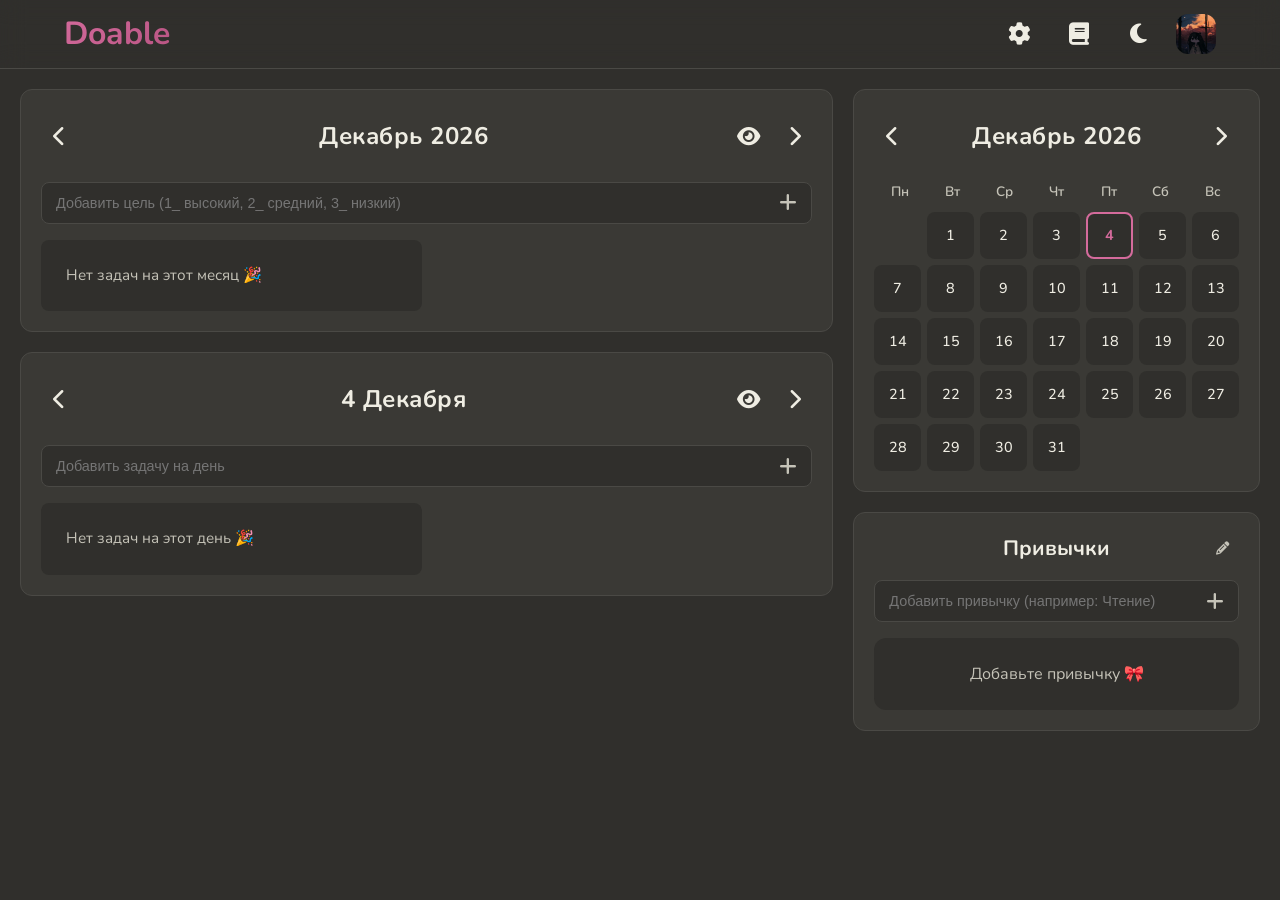
<file: index.html>
<!DOCTYPE html>
<html lang="ru">
<head>
  <meta charset="UTF-8">
  <meta name="viewport" content="width=device-width, initial-scale=1.0, viewport-fit=cover">
  <title>Doable</title>
  <link rel="stylesheet" href="css/style.css">
  <link rel="icon" href="assets/images/favico.jpg">
  <link rel="stylesheet" href="https://cdnjs.cloudflare.com/ajax/libs/font-awesome/6.5.0/css/all.min.css">
  <link rel="preconnect" href="https://fonts.googleapis.com">
  <link rel="preconnect" href="https://fonts.gstatic.com" crossorigin>
  <link href="https://fonts.googleapis.com/css2?family=Nunito:ital,wght@0,200..1000;1,200..1000&display=swap" rel="stylesheet">
</head>
<body>

<!-- ==================== НАВИГАЦИОННАЯ ПАНЕЛЬ ==================== -->
<header class="nav" aria-label="Главная навигация">
  <div class="nav__container">
    <input type="checkbox" id="menu-toggle" class="nav__checkbox" aria-label="Открыть меню">

    <div class="nav__top">
      <h1 class="nav__title">Doable</h1>
      <label for="menu-toggle" class="nav__burger" id="burger-btn" aria-label="Открыть меню">
        <span class="nav__burger--line"></span>
        <span class="nav__burger--line"></span>
        <span class="nav__burger--line"></span>
      </label>
    </div>

    <nav class="nav__items" id="nav-menu">
      <div class="nav__item">
        <a href="settings/index.html" class="nav__button btn" id="settings-btn" aria-label="Открыть Настройки">
          <i class="fa-solid fa-gear btn--icon"></i>
          <span class="nav__text">Настройки</span>
        </a>
      </div>

      <div class="nav__item">
        <a href="diary/index.html" class="nav__button btn" id="diary-btn" aria-label="Открыть Дневник">
          <i class="fa-solid fa-book btn--icon"></i>
          <span class="nav__text">Дневник</span>
        </a>
      </div>

      <div class="nav__item">
        <button class="nav__button btn" id="theme-btn" data-tooltip="Сменить тему" aria-label="Сменить тему">
          <i class="fa-solid fa-moon btn--icon" id="theme-icon"></i>
          <span class="nav__text">Тема</span>
        </button>
      </div>

      <div class="nav__item nav__item--img" aria-label="Логотип Сайта">
        <img src="assets/images/favico.jpg" alt="Doable Лого">
      </div>
    </nav>
  </div>
</header>

<!-- ==================== ОСНОВНОЕ ПРИЛОЖЕНИЕ ==================== -->
<main class="container">
  
  <section class="column column--left">

    <section class="month" id="month" aria-label="Цели на месяц">
      <div class="month__controls">
        <button class="month__btn btn btn--icon" id="month-prev" aria-label="Предыдущий месяц">
          <i class="fa-solid fa-chevron-left"></i>
        </button>
        <h2 class="month__title" id="month-title" aria-label="Текущий месяц"></h2>
        <button class="month__btn month__btn--more btn btn--icon" id="month-toggle-done" aria-label="Показать/скрыть выполненные">
          <i class="fa-solid fa-eye"></i>
        </button>
        <button class="month__btn btn btn--icon" id="month-next" aria-label="Следующий месяц">
          <i class="fa-solid fa-chevron-right"></i>
        </button>
      </div>

      <div class="month__input-wrapper input-wrapper">
        <input 
          type="text" 
          class="input month__input" 
          id="month-input"
          placeholder="Добавить цель (1_ высокий, 2_ средний, 3_ низкий)"
          autocomplete="off"
          aria-label="Добавить цель (1_ высокий, 2_ средний, 3_ низкий)"
        >
        <button class="month__btn btn btn--icon month__add-btn add-btn" id="month-addTask" aria-label="Добавить цель">
          <i class="fa-solid fa-plus"></i>
        </button>
      </div>

      <ul class="month__list" id="month-list"></ul>
    </section>

    <section class="day" id="day" aria-label="Задачи на день">
      <div class="day__controls">
        <button class="day__btn btn btn--icon" id="day-prev" aria-label="Предыдущий день">
          <i class="fa-solid fa-chevron-left"></i>
        </button>
        <h2 class="day__title" id="day-title" aria-label="Текущий день"></h2>
        <button class="day__btn day__btn--more btn btn--icon" id="day-toggle-done" aria-label="Показать выполненные задачи">
          <i class="fa-solid fa-eye"></i>
        </button>
        <button class="day__btn btn btn--icon" id="day-next" aria-label="Следующий день">
          <i class="fa-solid fa-chevron-right"></i>
        </button>
      </div>

      <div class="day__input-wrapper input-wrapper">
        <input 
          type="text" 
          class="input day__input" 
          id="day-input"
          placeholder="Добавить задачу на день"
          autocomplete="off"
          aria-label="Добавить задачу на день"
        >
        <button class="day__btn btn btn--icon day__add-btn add-btn" id="day-addTask" aria-label="Добавить задачу">
          <i class="fa-solid fa-plus"></i>
        </button>
      </div>

      <ul class="day__list" id="day-list"></ul>
    </section>
  </section>

  <section class="column column--right">

    <section class="calendar" id="calendar" aria-label="Календарь событий">
      <div class="calendar__controls">
        <button class="calendar__btn btn btn--icon" id="calendar-prev" aria-label="Предыдущий месяц">
          <i class="fa-solid fa-chevron-left"></i>
        </button>
        <h2 class="calendar__title" id="calendar-title" aria-label="Текущий месяц"></h2>
        <button class="calendar__btn btn btn--icon" id="calendar-next" aria-label="Следующий месяц">
          <i class="fa-solid fa-chevron-right"></i>
        </button>
      </div>

      <div class="calendar__header">
        <span>Пн</span><span>Вт</span><span>Ср</span><span>Чт</span><span>Пт</span><span>Сб</span><span>Вс</span>
      </div>

      <div class="calendar__grid" id="calendar-grid"></div>
    </section>

    <section class="habit" id="habit" aria-label="Трекер привычек">
      <div class="habit__header">
        <h2 class="habit__title">Привычки</h2>
        <button class="habit__edit-btn btn btn--icon" id="habit-edit-btn" aria-label="Режим редактирования">
          <i class="fa-solid fa-pencil"></i>
        </button>
      </div>

      <div class="habit__input-wrapper input-wrapper">
        <input 
          type="text" 
          class="input habit__input" 
          id="habit-input"
          placeholder="Добавить привычку (например: Чтение)"
          autocomplete="off"
          aria-label="Добавить привычку"
        >
        <button class="habit__btn btn btn--icon habit__add-btn add-btn" id="habit-addTask" aria-label="Добавить привычку">
          <i class="fa-solid fa-plus"></i>
        </button>
      </div>

      <div class="habit__grid" id="habit-grid"></div>
    </section>

  </section>
</main>

<script type="module" src="JS/main.js"></script>
</body>
</file>
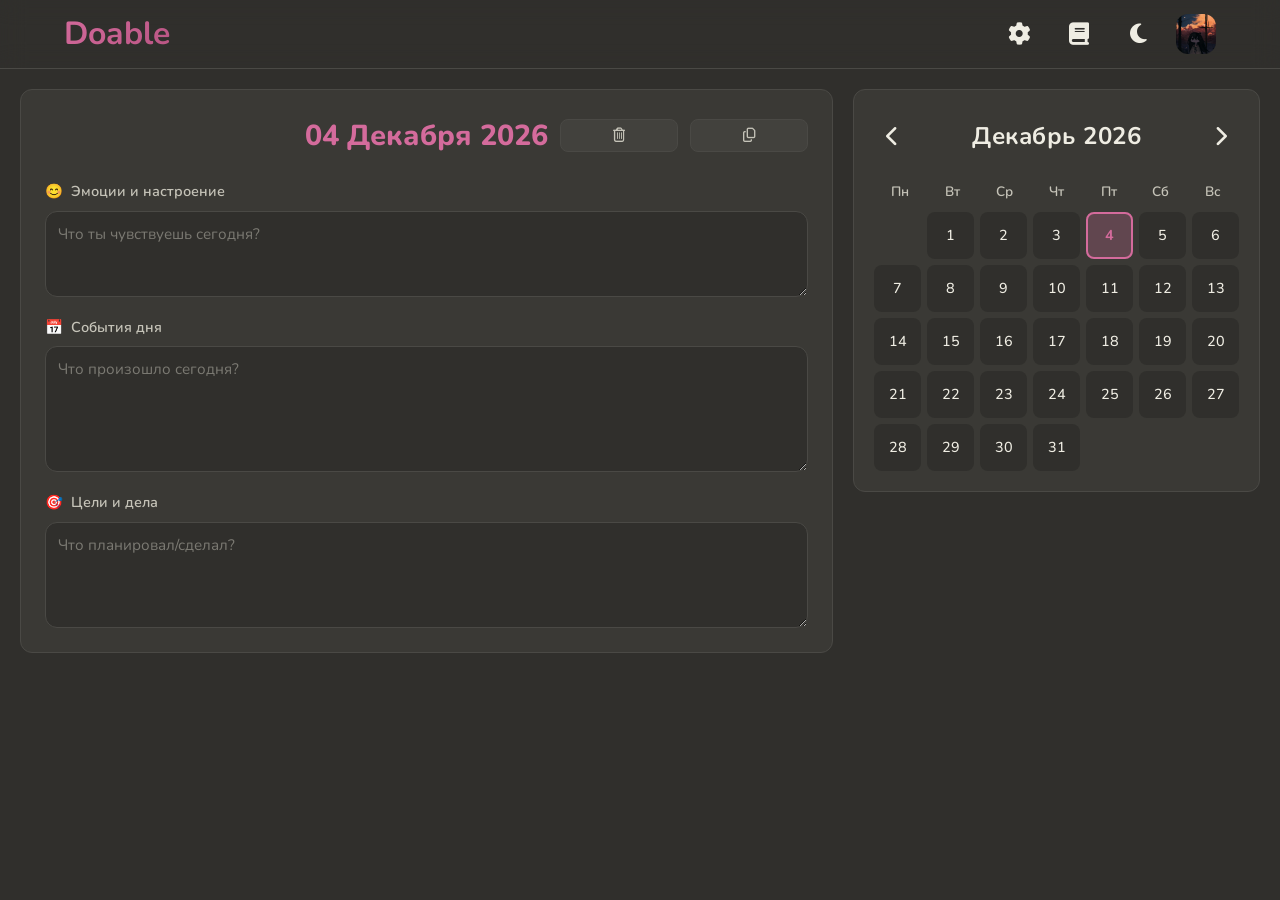
<file: diary/index.html>
<!DOCTYPE html>
<html lang="ru">
<head>
  <meta charset="UTF-8">
  <meta name="viewport" content="width=device-width, initial-scale=1.0, viewport-fit=cover">
  <title>Doable - Diary</title>

  <link rel="stylesheet" href="../css/style.css">

  <link rel="icon" href="../assets/images/favico.jpg">

  <link rel="stylesheet" href="https://cdnjs.cloudflare.com/ajax/libs/font-awesome/6.5.0/css/all.min.css">

  <link rel="preconnect" href="https://fonts.googleapis.com">
  <link rel="preconnect" href="https://fonts.gstatic.com" crossorigin>
  <link href="https://fonts.googleapis.com/css2?family=Nunito:ital,wght@0,200..1000;1,200..1000&display=swap" rel="stylesheet">
</head>
<body>
<header class="nav" aria-label="Главная навигация">
  <div class="nav__container">

    <input type="checkbox" id="menu-toggle" class="nav__checkbox" aria-label="Открыть меню">

    <div class="nav__top">
      <a href="../index.html" class="nav__title nav__title--link">
        <h1 class="nav__title">Doable</h1>
      </a>
      <label for="menu-toggle" class="nav__burger" id="burger-btn" aria-label="Открыть меню">
        <span class="nav__burger--line"></span>
        <span class="nav__burger--line"></span>
        <span class="nav__burger--line"></span>
      </label>
    </div>

    <nav class="nav__items" id="nav-menu">
      <div class="nav__item">
        <a href="settings.html" class="nav__button btn" id="settings-btn" aria-label="Открыть Настройки">
          <i class="fa-solid fa-gear btn--icon"></i>
          <span class="nav__text">Настройки</span>
        </a>
      </div>

      <div class="nav__item">
        <a href="diary.html" class="nav__button btn" id="settings-btn" aria-label="Открыть Дневник">
          <i class="fa-solid fa-book btn--icon"></i>
          <span class="nav__text">Дневник</span>
        </a>
      </div>

      <div class="nav__item">
        <button class="nav__button btn" id="theme-btn" data-tooltip="Сменить тему" aria-label="Сменить тему">
          <i class="fa-solid fa-moon btn--icon" id="theme-icon"></i>
          <span class="nav__text">Тема</span>
        </button>
      </div>

      <div class="nav__item nav__item--img" aria-label="Логотип Сайта">
        <img src="../assets/images/favico.jpg" alt="Doable Лого">
      </div>
    </nav>
  </div>
</header>

<main class="diary__container">
   <div class="diary">
    <div class="diary__header">
  <h2 class="diary__date" id="diary-date"></h2>
  <button class="btn diary__clear-btn" id="clear_btn" aria-label="Очистить заметку">
    <i class="fa-regular fa-trash-alt"></i>
  </button>
  <button class="btn diary__copy-btn" id="copy_btn" aria-label="Скопировать заметку">
    <i class="fa-regular fa-copy"></i>
  </button>
</div>

    <div class="diary__fields">
      <div class="diary__field">
      <label for="diary-mood" class="diary__label">
        <span>😊</span> Эмоции и настроение
      </label>
      <textarea id="diary-mood" class="diary__textarea" rows="3" placeholder="Что ты чувствуешь сегодня?"></textarea>
      </div>

      <div class="diary__field">
        <label class="diary__label" for="diary-events">
          <span>📅</span> События дня
        </label>
        <textarea class="diary__textarea" id="diary-events" rows="5" 
                  placeholder="Что произошло сегодня?"></textarea>
      </div>

      <div class="diary__field">
        <label class="diary__label" for="diary-goals">
          <span>🎯</span> Цели и дела
        </label>
        <textarea class="diary__textarea" id="diary-goals" rows="4" 
                  placeholder="Что планировал/сделал?"></textarea>
      </div>
    </div>
   </div>

  <div class="diary__calendar">
    <div class="calendar__controls">
      <button class="calendar__btn btn btn--icon" id="calendar-prev">
        <i class="fa-solid fa-chevron-left"></i>
      </button>
      <h2 class="calendar__title" id="calendar-title"></h2>
      <button class="calendar__btn btn btn--icon" id="calendar-next">
        <i class="fa-solid fa-chevron-right"></i>
      </button>
    </div>

    <div class="calendar__header">
      <span>Пн</span><span>Вт</span><span>Ср</span><span>Чт</span><span>Пт</span><span>Сб</span><span>Вс</span>
    </div>

    <div class="calendar__grid" id="calendar-grid"></div>
  </div>
</main>

<script type="module" src="../JS/diary.js"></script>
</body>
</html>
</file>
<file: css/style.css>
:root {
  --bg: #302f2c;
  --bg-secondary: #3a3935;
  --bg-tertiary: #42413d;
  --bg-hover: #4a4945;
  
  --text: #efede3;
  --text-muted: #c5c3b8;
  
  --accent: #d46b9c;
  --accent-dark: #b85482;
  --accent-glow: rgba(212, 107, 156, 0.25);
  
  --border: #4a4945;
  --input-glow: rgba(212, 107, 156, 0.4);
  
  --success: #6b9c5c;
  --warning: #e0a34b;
  
  --priority-1: #e0735f;
  --priority-1-bg: rgba(224, 115, 95, 0.15);
  --priority-2: #d4a34a;
  --priority-2-bg: rgba(212, 163, 74, 0.15);
  --priority-3: #8a8982;
  --priority-3-bg: rgba(138, 137, 130, 0.15);
  
  --radius: 12px;
  --radius-sm: 8px;
  --shadow-sm: 0 2px 4px rgba(0, 0, 0, 0.15);
  --shadow-md: 0 4px 8px rgba(0, 0, 0, 0.2);
  --shadow-lg: 0 8px 16px rgba(0, 0, 0, 0.25);
  --text-on-accent: #efede3;
}

body.light {
  --bg: #efede8;
  --bg-secondary: #ffffff;
  --bg-tertiary: #f8f7f3;
  --bg-hover: #e8e6e0;
  --text: #1c1b18;
  --text-muted: #5a5952;
  --accent: #d46b9c;
  --accent-dark: #b85482;
  --accent-glow: rgba(212, 107, 156, 0.15);
  --border: #d1cfc8;
  --input-glow: rgba(212, 107, 156, 0.35);
  --success: #5c8a4a;
  --warning: #d4922a;
  --priority-1: #e0735f;
  --priority-1-bg: rgba(224, 115, 95, 0.12);
  --priority-2: #d4a34a;
  --priority-2-bg: rgba(212, 163, 74, 0.12);
  --priority-3: #8a8980;
  --priority-3-bg: rgba(138, 137, 128, 0.12);
  --shadow-sm: 0 1px 3px rgba(0, 0, 0, 0.08), 0 1px 2px rgba(0, 0, 0, 0.05);
  --shadow-md: 0 4px 8px rgba(0, 0, 0, 0.08), 0 2px 4px rgba(0, 0, 0, 0.06);
  --shadow-lg: 0 8px 16px rgba(0, 0, 0, 0.1), 0 4px 8px rgba(0, 0, 0, 0.08);
  --text-on-accent: #ffffff;
}


*,
*::after,
*::before {
  margin: 0;
  padding: 0;
  box-sizing: border-box;
}

*:focus-visible {
  outline: 2px solid var(--accent);
  outline-offset: 2px;
}

body {
  font-family: 'Nunito', sans-serif;
  background-color: var(--bg);
  color: var(--text);
  line-height: 1.5;
  min-height: 100vh;
  user-select: none;
  -webkit-user-select: none;
}

input, textarea, [contenteditable="true"] {
  user-select: text;
  -webkit-user-select: text;
}

img {
  max-width: 100%;
  display: block;
}

::selection {
  background-color: var(--accent);
  color: var(--bg-secondary);
}

::-webkit-scrollbar {
  width: 8px;
  height: 8px;
}

::-webkit-scrollbar-track {
  background: var(--bg-secondary);
  border-radius: 10px;
}

::-webkit-scrollbar-thumb {
  background: var(--border);
  border-radius: 10px;
}

::-webkit-scrollbar-thumb:hover {
  background: var(--accent);
}

.nav {
  background-color: rgba(var(--bg-secondary-rgb), 0.85);
  backdrop-filter: blur(12px);
  border-bottom: 1px solid var(--border);
  position: sticky;
  top: 0;
  z-index: 100;
}

.nav__container {
  width: min(1200px, 90%);
  margin: 0 auto;
  padding: 10px 0;
}

.nav__top {
  display: grid;
  grid-template-columns: 1fr auto 1fr;
  align-items: center;
}

.nav__title {
  grid-column: 2;
  font-weight: 700;
  background: linear-gradient(135deg, var(--accent), var(--accent-dark));
  background-clip: text;
  color: transparent;
  transition: all 0.2s ease;
}

.nav__title:hover {
  scale: 1.02;
}

.nav__title--link {
  text-decoration: none;
}

.nav__checkbox {
  display: none;
}

.nav__burger {
  grid-column: 3;
  justify-self: end;
  display: flex;
  flex-direction: column;
  gap: 6px;
  cursor: pointer;
  padding: 8px;
  border-radius: var(--radius-sm);
  transition: background-color 0.2s;
}

.nav__burger:hover {
  background-color: var(--bg-hover);
}

.nav__burger--line {
  width: 25px;
  height: 3px;
  background: var(--text);
  border-radius: var(--radius-sm);
  transition: 0.3s;
}

.nav__checkbox:checked + .nav__top .nav__burger--line:nth-child(1) {
  transform: translateY(9px) rotate(45deg);
}

.nav__checkbox:checked + .nav__top .nav__burger--line:nth-child(2) {
  opacity: 0;
}

.nav__checkbox:checked + .nav__top .nav__burger--line:nth-child(3) {
  transform: translateY(-9px) rotate(-45deg);
}

.nav__items {
  max-height: 0;
  overflow: hidden;
  transition: 0.3s ease;
  display: flex;
  flex-direction: column;
  align-items: center;
}

.nav__checkbox:checked ~ .nav__items {
  max-height: 200px;
}

.nav__item {
  margin: 8px 0;
  width: 100%;
  text-align: center;
  display: flex;
  align-items: center;
  justify-content: center;
}

.nav__button {
  gap: 10px;
  color: var(--text);
  background: none;
  border: none;
  font-size: 1.2rem;
  cursor: pointer;
  border-radius: var(--radius);
  padding: 10px 16px;
  text-decoration: none;
  display: flex;
  align-items: center;
  justify-content: center;
  transition: all 0.2s ease;
}

.nav__button:hover {
  background: var(--bg-hover);
  transform: translateY(-2px);
}

.nav__button:active {
  transform: translateY(0);
}

.nav__button i {
  font-size: 1rem;
}

.nav__item--img {
  display: none;
}

.nav__item--img:hover {
  scale: 1.05;
}

@media (min-width: 700px) {
  .nav__container {
    display: grid;
    grid-template-columns: auto 1fr;
    align-items: center;
  }
  
  .nav__top {
    display: block;
  }
  
  .nav__burger {
    display: none;
  }
  
  .nav__items {
    max-height: none;
    flex-direction: row;
    justify-content: flex-end;
    gap: 15px;
    padding: 0;
  }
  
  .nav__item {
    width: auto;
    margin: 0;
  }
  
  .nav__button {
    font-size: 0.9rem;
    padding: 10px;
    width: 45px;
    height: 45px;
  }
  
  .nav__item--img {
    display: block;
    width: 40px;
    border-radius: var(--radius);
    overflow: hidden;
  }
  
  .nav__text {
    display: none;
  }
  
  .nav__button i {
    font-size: 1.4rem;
  }
}

.container {
  width: min(100%, 1500px);
  margin: 0 auto;
  padding: 20px;
  display: grid;
  grid-template-columns: 1fr;
  gap: 20px;
  margin-bottom: 20vh;
}

.column {
  display: flex;
  flex-direction: column;
  gap: 20px;
}

.month,
.day,
.calendar,
.habit {
  background-color: var(--bg-secondary);
  padding: 20px;
  border-radius: var(--radius);
  border: 1px solid var(--border);
  transition: all 0.2s ease;
}

.month:hover,
.day:hover,
.calendar:hover,
.habit:hover {
  transform: translateY(-2px);
  box-shadow: var(--shadow-md);
}

@media (min-width: 850px) {
  .container {
    grid-template-columns: 2fr 1fr;
    margin-bottom: 0;
  }
}

.month__controls,
.day__controls,
.calendar__controls {
  display: flex;
  align-items: center;
  justify-content: space-between;
  gap: 10px;
  margin-bottom: 20px;
}

.day__title,
.month__title,
.calendar__title {
  text-align: center;
  font-size: 1.5rem;
  font-weight: 700;
  letter-spacing: 0.5px;
  user-select: none;
  padding: 8px 16px;
  cursor: pointer;
  border-radius: var(--radius-sm);
  transition: all 0.2s ease;
  flex: 1;
}

.day__title--clickable:hover,
.month__title--clickable:hover,
.calendar__title--clickable:hover {
  color: var(--accent);
  background-color: var(--bg-hover);
  transform: scale(1.02);
}

.month__title:active,
.day__title:active,
.calendar__title:active {
  transform: scale(0.98);
}

.month__btn,
.day__btn,
.calendar__btn {
  background: none;
  border: none;
  color: var(--text);
  font-size: 1.3rem;
  cursor: pointer;
  width: 36px;
  height: 36px;
  display: flex;
  align-items: center;
  justify-content: center;
  border-radius: var(--radius-sm);
  transition: all 0.2s ease;
}

.month__btn:hover,
.day__btn:hover,
.calendar__btn:hover {
  color: var(--accent);
  background-color: var(--bg-hover);
  transform: scale(1.1);
}

@media (max-width: 600px) {
  .month__controls,
  .day__controls,
  .calendar__controls {
    gap: 4px;
    margin-bottom: 12px;
  }
  
  .day__title,
  .month__title,
  .calendar__title {
    font-size: 1rem;
    padding: 4px;
  }
  
  .month__btn,
  .day__btn,
  .calendar__btn {
    font-size: 0.9rem;
    width: 28px;
    height: 28px;
  }
}

@media (max-width: 400px) {
  .day__title,
  .month__title,
  .calendar__title {
    font-size: 0.85rem;
    padding: 4px 2px;
  }
  
  .month__btn,
  .day__btn,
  .calendar__btn {
    font-size: 0.8rem;
    width: 26px;
    height: 26px;
  }
}

.month__list,
.day__list {
  list-style: none;
  display: flex;
  flex-direction: column;
  gap: 10px;
}

.month__item,
.day__item {
  display: grid;
  align-items: center;
  gap: 12px;
  background-color: var(--bg);
  grid-template-columns: auto 1fr auto;
  padding: 12px;
  border-radius: var(--radius-sm);
  transition: all 0.2s ease;
  border: 1px solid transparent;
}

.month__item:hover,
.day__item:hover {
  background-color: var(--bg-hover);
  border-color: var(--border);
  transform: translateX(2px);
}

.month__text,
.day__text {
  word-break: break-word;
  overflow-wrap: break-word;
  font-size: 0.95rem;
  line-height: 1.4;
}

.priority {
  width: 28px;
  height: 28px;
  display: flex;
  align-items: center;
  justify-content: center;
  font-weight: 700;
  font-size: 0.9rem;
  border-radius: var(--radius-sm);
  cursor: pointer;
  transition: all 0.2s ease;
  flex-shrink: 0;
}

.priority--1 {
  background-color: var(--priority-1);
  box-shadow: 0 0 0 2px var(--priority-1-bg);
}

.priority--2 {
  background-color: var(--priority-2);
  box-shadow: 0 0 0 2px var(--priority-2-bg);
}

.priority--3 {
  background-color: var(--priority-3);
  box-shadow: 0 0 0 2px var(--priority-3-bg);
}

.priority:hover {
  transform: scale(1.1);
}

.month__actions,
.day__actions {
  display: flex;
  gap: 8px;
  flex-shrink: 0;
}

.month__actions button,
.day__actions button {
  background: none;
  color: var(--text-muted);
  border: none;
  font-size: 1rem;
  cursor: pointer;
  padding: 6px;
  border-radius: var(--radius-sm);
  transition: all 0.2s ease;
}

.month__actions button:hover,
.day__actions button:hover {
  color: var(--accent);
  background-color: var(--bg-hover);
  transform: translateY(-2px);
}

.month__item--done,
.day__item--done {
  opacity: 0.7;
}

.month__item--done .month__text,
.day__item--done .day__text {
  text-decoration: line-through;
}

.day__check {
  color: var(--text-muted);
  background: none;
  border: none;
  font-size: 1.3rem;
  cursor: pointer;
  transition: all 0.12s ease;
  width: 32px;
  height: 32px;
  display: flex;
  align-items: center;
  justify-content: center;
  border-radius: var(--radius-sm);
  flex-shrink: 0;
}

.day__check:hover {
  color: var(--accent);
  background-color: var(--bg-hover);
  transform: scale(1.1);
}

@media (min-width: 1200px) {
  .month__list,
  .day__list {
    column-count: 2;
    column-gap: 10px;
    display: block;
  }

  .month__item,
  .day__item {
    margin-bottom: 10px;
    break-inside: avoid;
  }
}

.calendar__header {
  display: grid;
  grid-template-columns: repeat(7, 1fr);
  text-align: center;
  font-weight: 600;
  font-size: 0.85rem;
  margin-bottom: 10px;
  color: var(--text-muted);
}

.calendar__grid {
  display: grid;
  grid-template-columns: repeat(7, 1fr);
  gap: 6px;
}

.calendar__day {
  aspect-ratio: 1/1;
  background-color: var(--bg);
  display: flex;
  align-items: center;
  justify-content: center;
  font-size: 0.9rem;
  border-radius: var(--radius-sm);
  transition: all 0.2s ease;
  cursor: pointer;
  position: relative;
  font-weight: 500;
}

.calendar__day:hover {
  background-color: var(--bg-hover);
  transform: scale(1.05);
  z-index: 1;
}

.calendar__day--has-task::after {
  content: '';
  position: absolute;
  bottom: 4px;
  width: 4px;
  height: 4px;
  background: var(--accent);
  border-radius: 50%;
}

.calendar__day--today {
  border: 2px solid var(--accent);
  font-weight: 700;
  color: var(--accent);
}

.calendar__day--active {
  border: 2px solid var(--accent);
  background-color: var(--accent-glow);
  font-weight: bold;
}

@media (max-width: 500px) {
  .calendar__grid {
    gap: 4px;
  }
  
  .calendar__day {
    font-size: 0.8rem;
  }
}

.habit__header {
  position: relative;
  display: flex;
  align-items: center;
  justify-content: center;
  margin-bottom: 16px;
}

.habit__title {
  text-align: center;
  font-size: 1.3rem;
  font-weight: 700;
  margin: 0;
}

.habit__edit-btn {
  position: absolute;
  right: 0;
  background: none;
  border: none;
  color: var(--text-muted);
  cursor: pointer;
  width: 32px;
  height: 32px;
  border-radius: var(--radius-sm);
  display: flex;
  align-items: center;
  justify-content: center;
}

.habit__edit-btn:hover {
  color: var(--accent);
  background-color: var(--bg-hover);
  transform: scale(1.05);
}

.habit__edit-btn--active {
  color: var(--accent);
  background-color: var(--bg-hover);
}

.habit__grid {
  display: grid;
  grid-template-columns: minmax(100px, auto) repeat(7, minmax(35px, 1fr));
  gap: 6px;
  align-items: center;
  text-align: center;
  overflow-x: visible;
}

.habit__cell {
  aspect-ratio: 1/1;
  background-color: var(--bg);
  border-radius: var(--radius-sm);
  cursor: pointer;
  transition: all 0.2s ease;
  min-width: 32px;
}

.habit__cell:hover {
  transform: scale(1.1);
  background-color: var(--accent-glow);
}

.habit__cell--done {
  background: var(--accent);
  box-shadow: 0 0 4px var(--accent);
}

.habit__delete-btn {
  background: none;
  border: none;
  color: var(--text-muted);
  cursor: pointer;
  font-size: 12px;
  padding: 4px 6px;
  border-radius: var(--radius-sm);
  transition: all 0.2s ease;
  margin-left: 8px;
}

.habit__delete-btn:hover {
  color: var(--priority-1);
  background-color: var(--bg-hover);
}

.habit__name {
  display: flex;
  align-items: center;
  gap: 6px;
  min-width: 0;
}

.habit__name span {
  font-size: 0.9rem;
  white-space: nowrap;
  overflow: hidden;
  text-overflow: ellipsis;
  max-width: 100px;
}

.input-wrapper {
  position: relative;
  margin-bottom: 16px;
}

.input {
  width: 100%;
  padding: 12px 50px 12px 14px;
  border-radius: var(--radius-sm);
  border: 1px solid var(--border);
  background-color: var(--bg);
  color: var(--text);
  outline: none;
  font-size: 0.9rem;
  transition: all 0.2s ease;
}

.input:focus {
  border-color: var(--accent);
  box-shadow: 0 0 0 3px var(--input-glow);
  background: var(--bg-hover);
}

.add-btn {
  position: absolute;
  right: 8px;
  top: 50%;
  transform: translateY(-50%);
  background: none;
  border: none;
  color: var(--text-muted);
  cursor: pointer;
  width: 32px;
  height: 32px;
  display: flex;
  align-items: center;
  justify-content: center;
  border-radius: var(--radius-sm);
  transition: all 0.15s ease;
  font-size: 1.2rem;
  z-index: 1;
}

.add-btn:hover {
  color: var(--accent);
  background-color: var(--bg-hover);
  transform: translateY(-50%) scale(1.05);
}

.add-btn:active {
  transform: translateY(-45%) scale(0.95);
}

.edit-input {
  padding: 5px 10px;
  word-break: break-word;
  white-space: pre-wrap;
  background-color: var(--bg);
  border: 1px solid var(--accent);
  border-radius: var(--radius-sm);
  outline: none;
}


button {
  transition: all 0.2s ease;
}

button:active {
  transform: scale(0.95);
}


.diary__container {
  width: min(100%, 1500px);
  margin: 0 auto;
  padding: 20px;
  display: flex;
  flex-direction: column;
  gap: 20px;
  margin-bottom: 20vh;
}

@media (min-width: 850px) {
  .diary__container {
    display: grid;
    grid-template-columns: 2fr 1fr;
    margin-bottom: 0;
  }
}

.diary__calendar {
  background-color: var(--bg-secondary);
  padding: 20px;
  border-radius: var(--radius);
  border: 1px solid var(--border);
  align-self: start;
  width: 100%;
}

.diary__calendar .calendar__day {
  font-size: clamp(0.7rem, 3vw, 0.9rem);
}

.diary {
  background-color: var(--bg-secondary);
  padding: 24px;
  border-radius: var(--radius);
  border: 1px solid var(--border);
}

.diary__header {
  display: grid;
  grid-template-columns: 1fr 1fr auto 1fr 1fr;
  align-items: center;
  gap: 12px;
  margin-bottom: 24px;
}

.diary__date {
  font-size: 1.8rem;
  font-weight: 800;
  color: var(--accent);
  margin: 0;
  text-align: center;
  grid-column: 3;
}

.diary__clear-btn,
.diary__copy-btn {
  background-color: var(--bg-tertiary);
  border: 1px solid var(--border);
  color: var(--text-muted);
  padding: 8px 14px;
  border-radius: var(--radius-sm);
  font-size: 0.85rem;
  font-weight: 500;
  cursor: pointer;
  transition: all 0.2s ease;
  display: inline-flex;
  align-items: center;
  justify-content: center;
  gap: 8px;
  white-space: nowrap;
  width: auto;
  flex-shrink: 0;
}

.diary__clear-btn i,
.diary__copy-btn i {
  font-size: 0.9rem;
}

.diary__clear-btn:hover {
  background-color: var(--priority-1-bg);
  border-color: var(--priority-1);
  color: var(--priority-1);
  transform: translateY(-1px);
}

.diary__copy-btn:hover {
  background-color: var(--accent-glow);
  border-color: var(--accent);
  color: var(--accent);
  transform: translateY(-1px);
}

.diary__clear-btn:active,
.diary__copy-btn:active {
  transform: translateY(0) scale(0.96);
}

.diary__fields {
  display: flex;
  flex-direction: column;
  gap: 20px;
}

.diary__field {
  display: flex;
  flex-direction: column;
  gap: 8px;
}

.diary__label {
  font-weight: 600;
  display: flex;
  align-items: center;
  gap: 8px;
  color: var(--text-muted);
  font-size: 0.9rem;
}

.diary__textarea {
  padding: 12px;
  border-radius: var(--radius);
  border: 1px solid var(--border);
  background-color: var(--bg);
  color: var(--text);
  font-size: 0.95rem;
  resize: vertical;
  transition: all 0.2s ease;
  font-family: inherit;
}

.diary__textarea:focus {
  outline: none;
  border-color: var(--accent);
  box-shadow: 0 0 0 3px var(--input-glow);
}

.diary__textarea::placeholder {
  color: var(--text-muted);
  opacity: 0.5;
}

@media (max-width: 550px) {
  .diary__header {
    display: flex;
    flex-direction: column;
    align-items: stretch;
    gap: 12px;
  }
  
  .diary__date {
    text-align: center;
    font-size: 1.5rem;
    order: 1;
  }
  
  .diary__clear-btn {
    order: 2;
  }
  
  .diary__copy-btn {
    order: 3;
  }
  
  .diary__clear-btn,
  .diary__copy-btn {
    width: 100%;
    justify-content: center;
    padding: 10px;
  }
}

@media (max-width: 400px) {
  .diary__date {
    font-size: 1.3rem;
  }
  
  .diary__clear-btn,
  .diary__copy-btn {
    padding: 8px;
  }
}


.month__item--empty,
.day__item--empty {
  text-align: center;
  padding: 24px;
  color: var(--text-muted);
  font-size: 0.85rem;
  grid-column: 1 / -1;
}

.habit__empty {
  background-color: var(--bg);
  grid-column: 1 / -1;
  padding: 24px;
  border-radius: var(--radius);
  text-align: center;
  color: var(--text-muted);
}


.notification {
  position: fixed;
  bottom: 20px;
  right: 20px;
  background: var(--accent);
  color: var(--text-on-accent);
  padding: 12px 20px;
  border-radius: 8px;
  z-index: 9999;
  animation: slideIn 0.3s ease;
}

@keyframes slideIn {
  from {
    opacity: 0;
    transform: translateX(100px);
  }
  to {
    opacity: 1;
    transform: translateX(0);
  }
}

@keyframes slideOut {
  from {
    opacity: 1;
    transform: translateX(0);
  }
  to {
    opacity: 0;
    transform: translateX(100px);
  }
}


.day__item--highlighted,
.month__item--highlighted {
  border-left: 3px solid var(--accent);
}

.day__item--highlighted:hover,
.month__item--highlighted:hover {
  border-left: 4px solid var(--accent);
}
</file>
